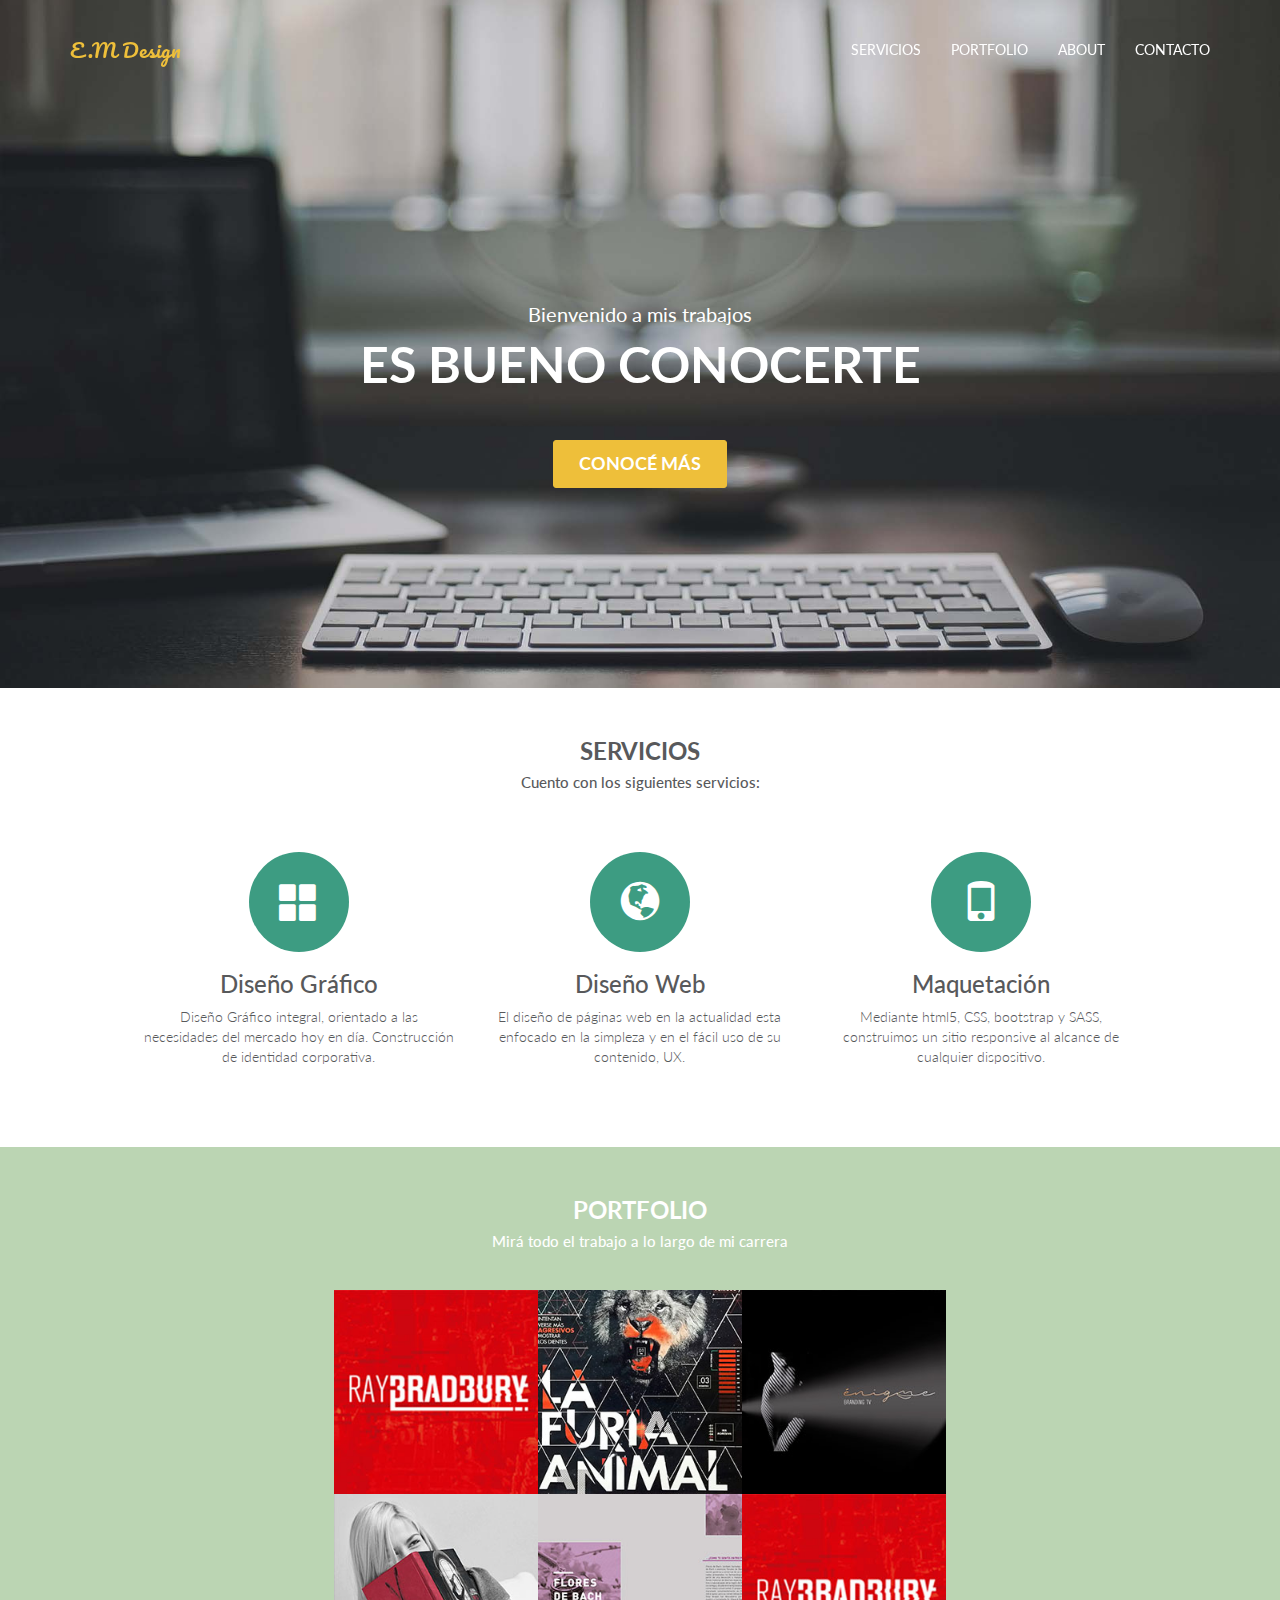
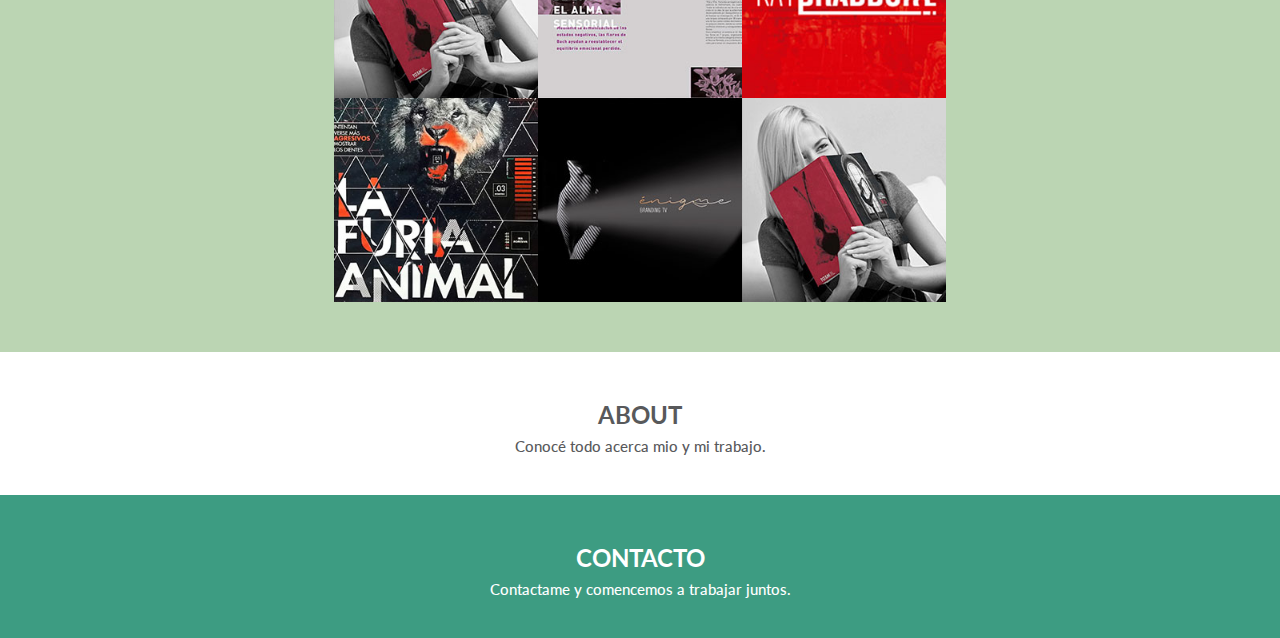
<file: index.html>
<!DOCTYPE html>
<html>
<head>
	<title>Eve  Martire| Portfolio</title>
	<meta charset="utf-8">
	<meta name="viewport" content="width=device-width, initial-scale=1">

    <!-- Bootstrap Core CSS -->
	<link rel="stylesheet" href="css/bootstrap.min.css">

    <!--CSS propio-->
	<link rel="stylesheet" href="css/estilos.css">

</head>

<body id="page-top" class="index">



    <!--NAVIGATION-->
    <nav id="mainNav" class="navbar navbar-default navbar-custom navbar-fixed-top">
        <div class="container">
            <!-- Brand and toggle get grouped for better mobile display -->
            <div class="navbar-header page-scroll">
                <button type="button" class="navbar-toggle" data-toggle="collapse" data-target="#bs-example-navbar-collapse-1">
                    <span class="sr-only">Toggle navigation</span> MENU <i class="fa fa-bars"></i>
                </button>
                <a class="navbar-brand page-scroll" href="#page-top">E.M Design</a>
            </div>

            <!-- Collect the nav links, forms, and other content for toggling -->
            <div class="collapse navbar-collapse" id="bs-example-navbar-collapse-1">
                <ul class="nav navbar-nav navbar-right">
                    <li class="hidden">
                        <a href="#page-top"></a>
                    </li>
                    <li>
                        <a class="page-scroll" href="#services">SERVICIOS</a>
                    </li>
                    <li>
                        <a class="page-scroll" href="#portfolio">PORTFOLIO</a>
                    </li>
                    <li>
                        <a class="page-scroll" href="#about">ABOUT</a>
                    </li>
                    <li>
                        <a class="page-scroll" href="#contact">CONTACTO</a>
                    </li>
                </ul>
            </div>
            <!-- /.navbar-collapse -->
        </div>
        <!-- /.container-fluid -->
    </nav>
    <!--END NAVIGATION-->

   
    <!--HEADER-->
    <header>
       <div class="container" id="page-top">
   	     <div class="intro-text">
   	      <div class="intro-text-t1">Bienvenido a mis trabajos</div>
   	  <div class="intro-text-t2">ES BUENO CONOCERTE</div>
   	      <a href="" class="page-scroll btn btn-xl">CONOCÉ MÁS</a>
   	     </div>
       </div>
    </header>
    <!--END HEADER-->



    
    <!--SERVICIOS-->
	<div class="row serivicios-estilos" id="services"> <!--abre fila de seccion servicios-->

		    <div class="row">
			    <div class="col-md-12 conjunto-titulos">
				    <h3>SERVICIOS</h3>
				    <h6>Cuento con los siguientes servicios:</h6>
			    </div>
            </div>

            
		    <div class="row servicios-columnas">

			    <div class="col-sm-12 col-md-4">
			        <i class="glyphicon glyphicon-th-large"></i>
				    <h3>Diseño Gráfico</h3>
				    <p>Diseño Gráfico integral, orientado a las necesidades del mercado hoy en día. Construcción de identidad corporativa.</p>
			    </div>
			    <div class="col-sm-12 col-md-4">
			        <i class="glyphicon glyphicon-globe"></i>
				    <h3>Diseño Web</h3>
				    <p>El diseño de páginas web en la actualidad esta enfocado en la simpleza y en el fácil uso de su contenido, UX.</p>
			    </div>
			    <div class="col-sm-12 col-md-4">
			    	<i class="glyphicon glyphicon-phone"></i>
				    <h3>Maquetación</h3>
				    <p>Mediante html5, CSS, bootstrap y SASS, construimos un sitio responsive al alcance de cualquier dispositivo.</p>
			    </div>

		    </div>
	    

    </div> <!--cierra fila de seccion servicios-->
    <!--END SERVICIOS-->


    
    <!--PORFOLIO-->
    <div class="portfolio-estilos" id="portfolio">

      <div class="row">
        <div class="col-md-12 conjunto-titulos">
            <h3>PORTFOLIO</h3>
            <h6>Mirá todo el trabajo a lo largo de mi carrera</h6>
        </div>
      </div>

       <div class="contenedor-image-gallery">

        <div class="row image-gallery">
            <div class="col-md-4 image-container">
                <img src="imagenes/foto1.jpg" alt="">
                <div class="image-hover"></div>
            </div>
            <div class="col-md-4 image-container">
                <img src="imagenes/foto2.jpg" alt="">
                <div class="image-hover"></div>
            </div>
            <div class="col-md-4 image-container">
                <img src="imagenes/foto3.jpg" alt="">
                <div class="image-hover"></div>
            </div>
        </div>

        <div class="row image-gallery">
            <div class="col-md-4 image-container">
                <img src="imagenes/foto4.jpg" alt="">
                <div class="image-hover"></div>
            </div>
            <div class="col-md-4 image-container">
                <img src="imagenes/foto5.jpg" alt="">
                <div class="image-hover"></div>
            </div>
            <div class="col-md-4 image-container">
                <img src="imagenes/foto1.jpg" alt="">
                <div class="image-hover"></div>
            </div>
        </div>

        <div class="row image-gallery">
            <div class="col-md-4 image-container">
                <img src="imagenes/foto2.jpg" alt="">
                <div class="image-hover"></div>
            </div>
            <div class="col-md-4 image-container">
                <img src="imagenes/foto3.jpg" alt="">
                <div class="image-hover"></div>
            </div>
            <div class="col-md-4 image-container">
                <img src="imagenes/foto4.jpg" alt="">
                <div class="image-hover"></div>
            </div>
        </div>

      </div> <!--cierra div contenedor-image-gallery-->

    </div>
    <!--END PORFOLIO-->



    <!--ABOUT-->
    
    <div class="about-estilos" id="about">
      <div class="row">
        <div class="col-md-12 conjunto-titulos">
            <h3>ABOUT</h3>
            <h6>Conocé todo acerca mio y mi trabajo.</h6>
        </div>
      </div>
    </div>

    <!--END ABOUT-->


   <!--CONTACTO-->
    
    <div class="contacto-estilos" id="contact">
      <div class="row">
        <div class="col-md-12 conjunto-titulos">
            <h3>CONTACTO</h3>
            <h6>Contactame y comencemos a trabajar juntos.</h6>
        </div>
      </div>
    </div>

    <!--END CONTACTO-->








<!-- jQuery -->
<script src="js/jquery.js"></script>

<!-- Bootstrap Core JavaScript -->
<script src="js/bootstrap.min.js"></script>


</body>

</html>
</file>
<file: css/estilos.css>
@import url("https://fonts.googleapis.com/css?family=Lato:300,400,700,900");
@import url("https://fonts.googleapis.com/css?family=Pacifico");
* {
  margin: 0px;
  padding: 0px;
  box-sizing: border-box; }

.row {
  margin: 0px;
  padding: 0px; }

/*estilos del body generales*/
body {
  font-family: 'Lato', sans-serif; }

.conjunto-titulos {
  padding: 10px;
  padding-bottom: 30px;
  margin-top: 20px;
  text-align: center; }
  .conjunto-titulos h3 {
    font-weight: 700;
    :
	font-size: 30px; }
  .conjunto-titulos h6 {
    font-size: 15px; }

/*estilos NAV*/
.navbar-default {
  background-color: transparent;
  border-color: transparent; }

.navbar-default .navbar-nav > li > a {
  color: #ffffff; }
  .navbar-default .navbar-nav > li > a:hover {
    color: #eebf3a; }

.navbar-brand {
  font-size: 20px; }

.navbar-default .navbar-brand {
  color: #eebf3a;
  font-family: 'Pacifico', cursive; }
  .navbar-default .navbar-brand:hover {
    color: #fff; }

.navbar-toggle {
  color: white; }

.navbar-custom .navbar-nav > .active > a {
  border-radius: 0;
  color: #fff;
  background-color: #eebf3a; }

.navbar-custom {
  background-color: transparent;
  padding: 25px 0;
  -webkit-transition: padding .3s;
  -moz-transition: padding .3s;
  transition: padding .3s;
  border: none; }

.navbar-custom.affix {
  background-color: #222;
  padding: 10px 0; }

/*estilos HEADER*/
header {
  background-image: url(../imagenes/imagen-bg-1.jpg);
  background-color: #58595b;
  background-repeat: no-repeat;
  background-attachment: scroll;
  background-position: center center;
  -webkit-background-size: cover;
  -moz-background-size: cover;
  background-size: cover;
  -o-background-size: cover;
  text-align: center;
  color: #fff; }

header .intro-text {
  padding-top: 300px;
  padding-bottom: 200px; }

.intro-text-t1 {
  font-size: 20px;
  font-weight: 400; }

.intro-text-t2 {
  font-size: 50px;
  font-weight: 700;
  padding-bottom: 30px; }

.btn-xl {
  color: #fff;
  background-color: #eebf3a;
  border-color: #eebf3a;
  border-radius: 3px;
  font-size: 18px;
  font-weight: 700;
  padding: 10px 25px;
  margin-top: 10px; }

/*secciones estilos*/
/* SERVICIOS*/
.serivicios-estilos {
  background-color: #ffffff;
  color: #58595b;
  text-align: center;
  margin-bottom: 50px;
  width: 80%;
  margin: auto; }
  .serivicios-estilos p {
    font-weight: 300; }
  .serivicios-estilos i {
    background-color: #3d9c82;
    color: #ffffff;
    padding: 30px;
    -moz-border-radius: 50%;
    -webkit-border-radius: 50%;
    border-radius: 50%;
    font-size: 40px; }
  .serivicios-estilos .servicios-columnas {
    margin: 20px 0 70px 0; }

/* PORTFOLIO*/
.portfolio-estilos {
  background-color: #bbd5b3;
  color: #ffffff;
  text-align: center;
  display: flex;
  justify-content: center;
  flex-direction: column;
  align-items: center; }

.contenedor-image-gallery {
  display: flex;
  justify-content: center;
  flex-direction: column;
  align-items: center;
  margin-bottom: 50px; }

.image-gallery {
  font-size: 0;
  width: 80%; }

.image-container {
  position: relative;
  display: inline-block;
  padding: 0px; }

.image-container img {
  max-width: 100%;
  height: auto;
  width: 100%; }

.image-hover {
  background: rgba(238, 191, 58, 0.7);
  width: 100%;
  height: 100%;
  position: absolute;
  top: 0;
  left: 0;
  opacity: 0;
  transition: all 0.3s linear; }

.image-hover:hover {
  opacity: 1; }

/* ABOUT*/
.about-estilos {
  background-color: #ffffff;
  color: #58595b; }

/*CONTACTO*/
.contacto-estilos {
  background-color: #3d9c82;
  color: #ffffff; }

/*# sourceMappingURL=estilos.css.map */
</file>
